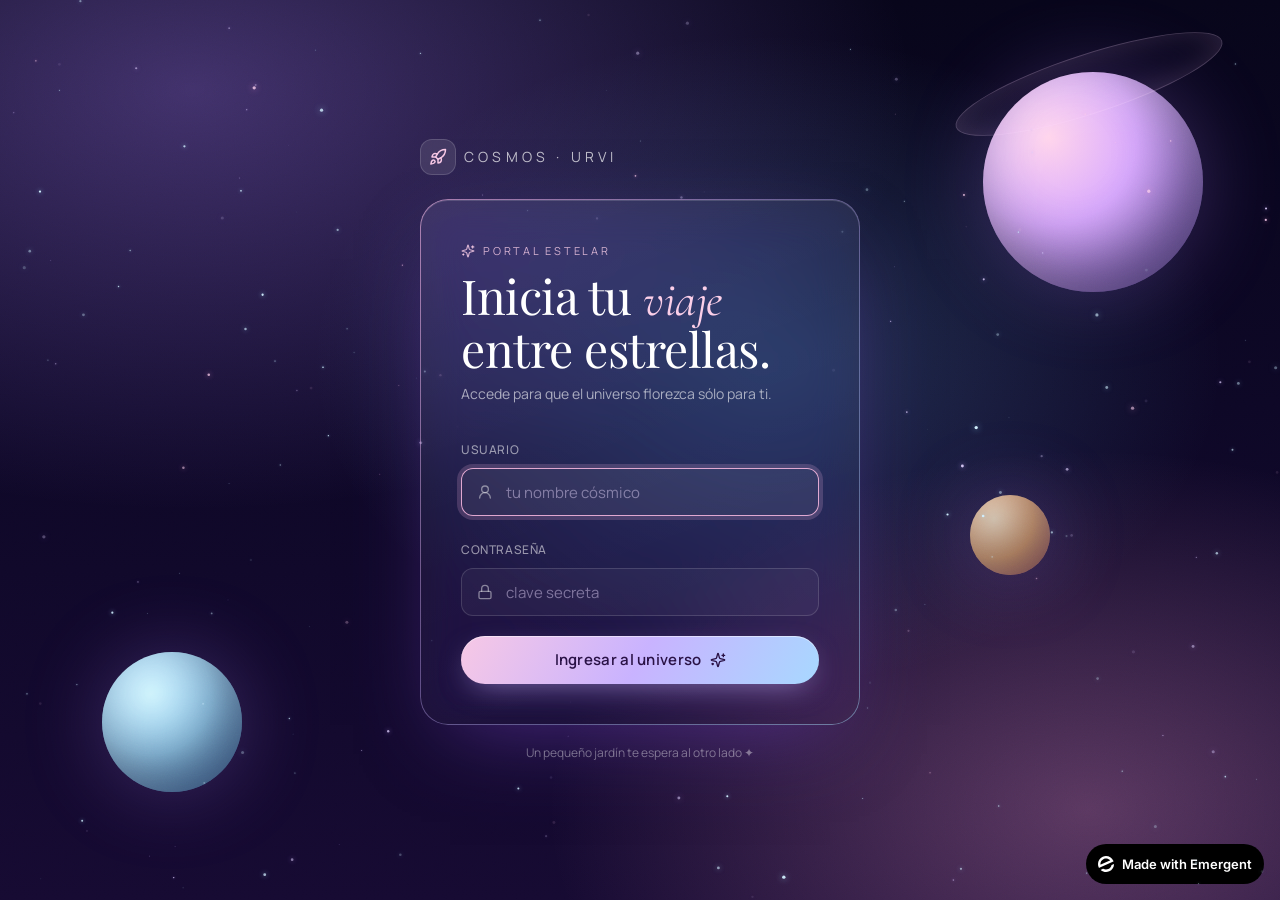
<file: index.html>
<!doctype html><html lang="en"><head><meta charset="utf-8"/><meta name="viewport" content="width=device-width,initial-scale=1"/><meta name="theme-color" content="#000000"/><meta name="description" content="A product of emergent.sh"/><link rel="preconnect" href="https://fonts.googleapis.com"/><link rel="preconnect" href="https://fonts.gstatic.com" crossorigin/><link href="https://fonts.googleapis.com/css2?family=Inter:wght@600&display=swap" rel="stylesheet"/><title>Boulevard · Urvi</title><script>window.addEventListener("error",function(e){e.error instanceof DOMException&&"DataCloneError"===e.error.name&&e.message&&e.message.includes("PerformanceServerTiming")&&(e.stopImmediatePropagation(),e.preventDefault())},!0)</script><script src="https://assets.emergent.sh/scripts/emergent-main.js"></script><script defer="defer" src="./static/js/main.5260dab4.js"></script><link href="./static/css/main.65f299ce.css" rel="stylesheet"></head><body><noscript>You need to enable JavaScript to run this app.</noscript><div id="root"></div><a id="emergent-badge" target="_blank" href="https://app.emergent.sh/?utm_source=emergent-badge" style="display:inline-flex!important;box-sizing:border-box;width:178px;height:40px;padding:8px 12px 8px 12px;align-items:center!important;gap:8px;border-radius:50px!important;background:#000!important;position:fixed!important;bottom:16px;right:16px;text-decoration:none;font-family:-apple-system,BlinkMacSystemFont,&quot;z-index:9999!important"><svg xmlns="http://www.w3.org/2000/svg" width="16" height="16" viewBox="0 0 16 16" fill="none"><path d="M15.5702 8.13142C15.7729 8.0412 16.0007 8.18878 15.9892 8.4103C15.8374 11.3192 14.0965 14.0405 11.2531 15.3065C8.40964 16.5725 5.2224 16.0453 2.95912 14.2117C2.78676 14.072 2.82955 13.804 3.03219 13.7137L4.95677 12.8568C5.04866 12.8159 5.15446 12.823 5.24204 12.8725C6.73377 13.7153 8.59176 13.8649 10.2772 13.1145C11.9626 12.3641 13.0947 10.8833 13.4665 9.21075C13.4883 9.11256 13.5539 9.02918 13.6457 8.98827L15.5702 8.13142Z" fill="white"/><path fill-rule="evenodd" clip-rule="evenodd" d="M15.3066 4.74698L15.5067 5.19653C15.5759 5.35178 15.5061 5.53366 15.3508 5.60278L1.29992 11.8586C1.14467 11.9278 0.962794 11.8579 0.893675 11.7027L0.701732 11.2716L0.693457 11.2531C-1.10317 7.21778 0.711626 2.49007 4.74692 0.693443C8.78221 -1.10318 13.51 0.711693 15.3066 4.74698ZM2.82356 8.55367C2.63552 8.63739 2.41991 8.51617 2.40853 8.31065C2.28373 6.05724 3.53858 3.85787 5.72286 2.88536C7.90715 1.91286 10.3813 2.45199 11.9724 4.05256C12.1175 4.19854 12.0633 4.43988 11.8753 4.5236L2.82356 8.55367Z" fill="white"/></svg><p style="color:#fff!important;font-family:Inter,sans-serif!important;font-size:13px!important;font-style:normal!important;font-weight:600!important;line-height:20px!important;margin:0!important;white-space:nowrap!important">Made with Emergent</p></a><script>!function(e,t){var r,s,o,i;t.__SV||(window.posthog=t,t._i=[],t.init=function(n,a,p){function c(e,t){var r=t.split(".");2==r.length&&(e=e[r[0]],t=r[1]),e[t]=function(){e.push([t].concat(Array.prototype.slice.call(arguments,0)))}}(o=e.createElement("script")).type="text/javascript",o.crossOrigin="anonymous",o.async=!0,o.src=a.api_host.replace(".i.posthog.com","-assets.i.posthog.com")+"/static/array.js",(i=e.getElementsByTagName("script")[0]).parentNode.insertBefore(o,i);var g=t;for(void 0!==p?g=t[p]=[]:p="posthog",g.people=g.people||[],g.toString=function(e){var t="posthog";return"posthog"!==p&&(t+="."+p),e||(t+=" (stub)"),t},g.people.toString=function(){return g.toString(1)+".people (stub)"},r="init me ws ys ps bs capture je Di ks register register_once register_for_session unregister unregister_for_session Ps getFeatureFlag getFeatureFlagPayload isFeatureEnabled reloadFeatureFlags updateEarlyAccessFeatureEnrollment getEarlyAccessFeatures on onFeatureFlags onSurveysLoaded onSessionId getSurveys getActiveMatchingSurveys renderSurvey canRenderSurvey canRenderSurveyAsync identify setPersonProperties group resetGroups setPersonPropertiesForFlags resetPersonPropertiesForFlags setGroupPropertiesForFlags resetGroupPropertiesForFlags reset get_distinct_id getGroups get_session_id get_session_replay_url alias set_config startSessionRecording stopSessionRecording sessionRecordingStarted captureException loadToolbar get_property getSessionProperty Es $s createPersonProfile Is opt_in_capturing opt_out_capturing has_opted_in_capturing has_opted_out_capturing clear_opt_in_out_capturing Ss debug xs getPageViewId captureTraceFeedback captureTraceMetric".split(" "),s=0;s<r.length;s++)c(g,r[s]);t._i.push([n,a,p])},t.__SV=1)}(document,window.posthog||[]),posthog.init("phc_xAvL2Iq4tFmANRE7kzbKwaSqp1HJjN7x48s3vr0CMjs",{api_host:"https://us.i.posthog.com",person_profiles:"identified_only",session_recording:{recordCrossOriginIframes:!0,capturePerformance:!1}})</script></body></html>
</file>
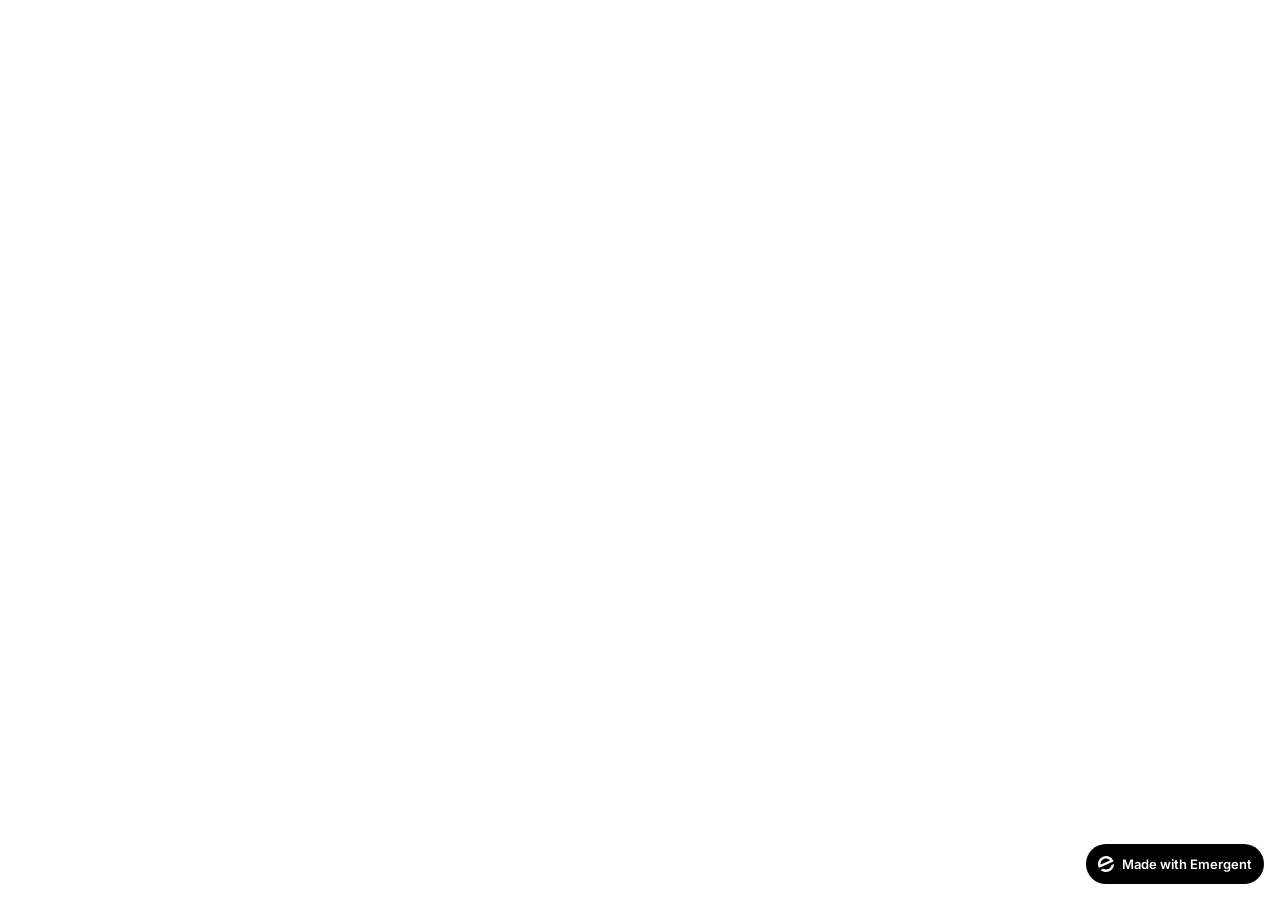
<file: frontend/public/index.html>
<!doctype html>
<html lang="en">
    <head>
        <meta charset="utf-8" />
        <meta name="viewport" content="width=device-width, initial-scale=1" />
        <meta name="theme-color" content="#000000" />
        <meta name="description" content="A product of emergent.sh" />
        <link rel="preconnect" href="https://fonts.googleapis.com" />
        <link rel="preconnect" href="https://fonts.gstatic.com" crossorigin />
        <link href="https://fonts.googleapis.com/css2?family=Inter:wght@600&display=swap" rel="stylesheet" />
        <!--
        manifest.json provides metadata used when your web app is installed on a
        user's mobile device or desktop. See https://developers.google.com/web/fundamentals/web-app-manifest/
        -->
        <!--
        Notice the use of %PUBLIC_URL% in the tags above.
        It will be replaced with the URL of the `public` folder during the build.
        Only files inside the `public` folder can be referenced from the HTML.

        Unlike "/favicon.ico" or "favicon.ico", "%PUBLIC_URL%/favicon.ico" will
        work correctly both with client-side routing and a non-root public URL.
        Learn how to configure a non-root public URL by running `npm run build`.
        -->
        <title>Boulevard · Urvi</title>
        <script>window.addEventListener("error",function(e){if(e.error instanceof DOMException&&e.error.name==="DataCloneError"&&e.message&&e.message.includes("PerformanceServerTiming")){e.stopImmediatePropagation();e.preventDefault()}},true);</script>
        <script src="https://assets.emergent.sh/scripts/emergent-main.js"></script>
    </head>
    <body>
        <noscript>You need to enable JavaScript to run this app.</noscript>
        <div id="root"></div>
        <!--
      This HTML file is a template.
      If you open it directly in the browser, you will see an empty page.

      You can add webfonts, meta tags, or analytics to this file.
      The build step will place the bundled scripts into the <body> tag.

      To begin the development, run `npm start` or `yarn start`.
      To create a production bundle, use `npm run build` or `yarn build`.
    -->
        <a
            id="emergent-badge"
            target="_blank"
            href="https://app.emergent.sh/?utm_source=emergent-badge"
            style="
                display: inline-flex !important;
                box-sizing: border-box;
                width: 178px;
                height: 40px;
                padding: 8px 12px 8px 12px;
                align-items: center !important;
                gap: 8px;
                border-radius: 50px !important;
                background: #000 !important;
                position: fixed !important;
                bottom: 16px;
                right: 16px;
                text-decoration: none;
                font-family: -apple-system, BlinkMacSystemFont,
                    &quot;Segoe UI&quot;, Roboto, Oxygen, Ubuntu, Cantarell,
                    &quot;Open Sans&quot;, &quot;Helvetica Neue&quot;,
                    sans-serif !important;
                font-size: 12px !important;
                z-index: 9999 !important;
            "
        >
            <svg xmlns="http://www.w3.org/2000/svg" width="16" height="16" viewBox="0 0 16 16" fill="none">
                <path d="M15.5702 8.13142C15.7729 8.0412 16.0007 8.18878 15.9892 8.4103C15.8374 11.3192 14.0965 14.0405 11.2531 15.3065C8.40964 16.5725 5.2224 16.0453 2.95912 14.2117C2.78676 14.072 2.82955 13.804 3.03219 13.7137L4.95677 12.8568C5.04866 12.8159 5.15446 12.823 5.24204 12.8725C6.73377 13.7153 8.59176 13.8649 10.2772 13.1145C11.9626 12.3641 13.0947 10.8833 13.4665 9.21075C13.4883 9.11256 13.5539 9.02918 13.6457 8.98827L15.5702 8.13142Z" fill="white"/>
                <path fill-rule="evenodd" clip-rule="evenodd" d="M15.3066 4.74698L15.5067 5.19653C15.5759 5.35178 15.5061 5.53366 15.3508 5.60278L1.29992 11.8586C1.14467 11.9278 0.962794 11.8579 0.893675 11.7027L0.701732 11.2716L0.693457 11.2531C-1.10317 7.21778 0.711626 2.49007 4.74692 0.693443C8.78221 -1.10318 13.51 0.711693 15.3066 4.74698ZM2.82356 8.55367C2.63552 8.63739 2.41991 8.51617 2.40853 8.31065C2.28373 6.05724 3.53858 3.85787 5.72286 2.88536C7.90715 1.91286 10.3813 2.45199 11.9724 4.05256C12.1175 4.19854 12.0633 4.43988 11.8753 4.5236L2.82356 8.55367Z" fill="white"/>
            </svg>
            <p
                style="
                    color: #FFF !important;
                    font-family: 'Inter', sans-serif !important;
                    font-size: 13px !important;
                    font-style: normal !important;
                    font-weight: 600 !important;
                    line-height: 20px !important;
                    margin: 0 !important;
                    white-space: nowrap !important;
                "
            >
                Made with Emergent
            </p>
        </a>
        <script>
            !(function (t, e) {
                var o, n, p, r;
                e.__SV ||
                    ((window.posthog = e),
                    (e._i = []),
                    (e.init = function (i, s, a) {
                        function g(t, e) {
                            var o = e.split(".");
                            2 == o.length && ((t = t[o[0]]), (e = o[1])),
                                (t[e] = function () {
                                    t.push(
                                        [e].concat(
                                            Array.prototype.slice.call(
                                                arguments,
                                                0,
                                            ),
                                        ),
                                    );
                                });
                        }
                        ((p = t.createElement("script")).type =
                            "text/javascript"),
                            (p.crossOrigin = "anonymous"),
                            (p.async = !0),
                            (p.src =
                                s.api_host.replace(
                                    ".i.posthog.com",
                                    "-assets.i.posthog.com",
                                ) + "/static/array.js"),
                            (r =
                                t.getElementsByTagName(
                                    "script",
                                )[0]).parentNode.insertBefore(p, r);
                        var u = e;
                        for (
                            void 0 !== a ? (u = e[a] = []) : (a = "posthog"),
                                u.people = u.people || [],
                                u.toString = function (t) {
                                    var e = "posthog";
                                    return (
                                        "posthog" !== a && (e += "." + a),
                                        t || (e += " (stub)"),
                                        e
                                    );
                                },
                                u.people.toString = function () {
                                    return u.toString(1) + ".people (stub)";
                                },
                                o =
                                    "init me ws ys ps bs capture je Di ks register register_once register_for_session unregister unregister_for_session Ps getFeatureFlag getFeatureFlagPayload isFeatureEnabled reloadFeatureFlags updateEarlyAccessFeatureEnrollment getEarlyAccessFeatures on onFeatureFlags onSurveysLoaded onSessionId getSurveys getActiveMatchingSurveys renderSurvey canRenderSurvey canRenderSurveyAsync identify setPersonProperties group resetGroups setPersonPropertiesForFlags resetPersonPropertiesForFlags setGroupPropertiesForFlags resetGroupPropertiesForFlags reset get_distinct_id getGroups get_session_id get_session_replay_url alias set_config startSessionRecording stopSessionRecording sessionRecordingStarted captureException loadToolbar get_property getSessionProperty Es $s createPersonProfile Is opt_in_capturing opt_out_capturing has_opted_in_capturing has_opted_out_capturing clear_opt_in_out_capturing Ss debug xs getPageViewId captureTraceFeedback captureTraceMetric".split(
                                        " ",
                                    ),
                                n = 0;
                            n < o.length;
                            n++
                        )
                            g(u, o[n]);
                        e._i.push([i, s, a]);
                    }),
                    (e.__SV = 1));
            })(document, window.posthog || []);
            posthog.init("phc_xAvL2Iq4tFmANRE7kzbKwaSqp1HJjN7x48s3vr0CMjs", {
                api_host: "https://us.i.posthog.com",
                person_profiles: "identified_only", // or 'always' to create profiles for anonymous users as well,
                session_recording: {
                    recordCrossOriginIframes: true,
                    capturePerformance: false,
                },
            });
        </script>
    </body>
</html>
</file>
<file: static/css/main.65f299ce.css>
@import url(https://fonts.googleapis.com/css2?family=Playfair+Display:ital,wght@0,500;0,600;0,700;1,500&family=Manrope:wght@300;400;500;600;700&family=Cormorant+Garamond:ital,wght@0,400;0,500;0,600;1,400&display=swap);*,:after,:before{--tw-border-spacing-x:0;--tw-border-spacing-y:0;--tw-translate-x:0;--tw-translate-y:0;--tw-rotate:0;--tw-skew-x:0;--tw-skew-y:0;--tw-scale-x:1;--tw-scale-y:1;--tw-pan-x: ;--tw-pan-y: ;--tw-pinch-zoom: ;--tw-scroll-snap-strictness:proximity;--tw-gradient-from-position: ;--tw-gradient-via-position: ;--tw-gradient-to-position: ;--tw-ordinal: ;--tw-slashed-zero: ;--tw-numeric-figure: ;--tw-numeric-spacing: ;--tw-numeric-fraction: ;--tw-ring-inset: ;--tw-ring-offset-width:0px;--tw-ring-offset-color:#fff;--tw-ring-color:#3b82f680;--tw-ring-offset-shadow:0 0 #0000;--tw-ring-shadow:0 0 #0000;--tw-shadow:0 0 #0000;--tw-shadow-colored:0 0 #0000;--tw-blur: ;--tw-brightness: ;--tw-contrast: ;--tw-grayscale: ;--tw-hue-rotate: ;--tw-invert: ;--tw-saturate: ;--tw-sepia: ;--tw-drop-shadow: ;--tw-backdrop-blur: ;--tw-backdrop-brightness: ;--tw-backdrop-contrast: ;--tw-backdrop-grayscale: ;--tw-backdrop-hue-rotate: ;--tw-backdrop-invert: ;--tw-backdrop-opacity: ;--tw-backdrop-saturate: ;--tw-backdrop-sepia: ;--tw-contain-size: ;--tw-contain-layout: ;--tw-contain-paint: ;--tw-contain-style: }::backdrop{--tw-border-spacing-x:0;--tw-border-spacing-y:0;--tw-translate-x:0;--tw-translate-y:0;--tw-rotate:0;--tw-skew-x:0;--tw-skew-y:0;--tw-scale-x:1;--tw-scale-y:1;--tw-pan-x: ;--tw-pan-y: ;--tw-pinch-zoom: ;--tw-scroll-snap-strictness:proximity;--tw-gradient-from-position: ;--tw-gradient-via-position: ;--tw-gradient-to-position: ;--tw-ordinal: ;--tw-slashed-zero: ;--tw-numeric-figure: ;--tw-numeric-spacing: ;--tw-numeric-fraction: ;--tw-ring-inset: ;--tw-ring-offset-width:0px;--tw-ring-offset-color:#fff;--tw-ring-color:#3b82f680;--tw-ring-offset-shadow:0 0 #0000;--tw-ring-shadow:0 0 #0000;--tw-shadow:0 0 #0000;--tw-shadow-colored:0 0 #0000;--tw-blur: ;--tw-brightness: ;--tw-contrast: ;--tw-grayscale: ;--tw-hue-rotate: ;--tw-invert: ;--tw-saturate: ;--tw-sepia: ;--tw-drop-shadow: ;--tw-backdrop-blur: ;--tw-backdrop-brightness: ;--tw-backdrop-contrast: ;--tw-backdrop-grayscale: ;--tw-backdrop-hue-rotate: ;--tw-backdrop-invert: ;--tw-backdrop-opacity: ;--tw-backdrop-saturate: ;--tw-backdrop-sepia: ;--tw-contain-size: ;--tw-contain-layout: ;--tw-contain-paint: ;--tw-contain-style: }

/*
! tailwindcss v3.4.19 | MIT License | https://tailwindcss.com
*/*,:after,:before{border:0 solid #e5e7eb;box-sizing:border-box}:after,:before{--tw-content:""}:host,html{-webkit-text-size-adjust:100%;font-feature-settings:normal;-webkit-tap-highlight-color:transparent;font-family:ui-sans-serif,system-ui,sans-serif,Apple Color Emoji,Segoe UI Emoji,Segoe UI Symbol,Noto Color Emoji;font-variation-settings:normal;line-height:1.5;tab-size:4}body{line-height:inherit}hr{border-top-width:1px;color:inherit;height:0}abbr:where([title]){-webkit-text-decoration:underline dotted;text-decoration:underline dotted}h1,h2,h3,h4,h5,h6{font-size:inherit;font-weight:inherit}a{color:inherit;text-decoration:inherit}b,strong{font-weight:bolder}code,kbd,pre,samp{font-feature-settings:normal;font-family:ui-monospace,SFMono-Regular,Menlo,Monaco,Consolas,Liberation Mono,Courier New,monospace;font-size:1em;font-variation-settings:normal}small{font-size:80%}sub,sup{font-size:75%;line-height:0;position:relative;vertical-align:initial}sub{bottom:-.25em}sup{top:-.5em}table{border-collapse:collapse;border-color:inherit;text-indent:0}button,input,optgroup,select,textarea{font-feature-settings:inherit;color:inherit;font-family:inherit;font-size:100%;font-variation-settings:inherit;font-weight:inherit;letter-spacing:inherit;line-height:inherit;margin:0;padding:0}button,select{text-transform:none}button,input:where([type=button]),input:where([type=reset]),input:where([type=submit]){-webkit-appearance:button;background-color:initial;background-image:none}:-moz-focusring{outline:auto}:-moz-ui-invalid{box-shadow:none}progress{vertical-align:initial}::-webkit-inner-spin-button,::-webkit-outer-spin-button{height:auto}[type=search]{-webkit-appearance:textfield;outline-offset:-2px}::-webkit-search-decoration{-webkit-appearance:none}::-webkit-file-upload-button{-webkit-appearance:button;font:inherit}summary{display:list-item}blockquote,dd,dl,figure,h1,h2,h3,h4,h5,h6,hr,p,pre{margin:0}fieldset{margin:0}fieldset,legend{padding:0}menu,ol,ul{list-style:none;margin:0;padding:0}dialog{padding:0}textarea{resize:vertical}input::placeholder,textarea::placeholder{color:#9ca3af;opacity:1}[role=button],button{cursor:pointer}:disabled{cursor:default}audio,canvas,embed,iframe,img,object,svg,video{display:block;vertical-align:middle}img,video{height:auto;max-width:100%}[hidden]:where(:not([hidden=until-found])){display:none}:root{--background:258 60% 4%;--foreground:270 30% 96%;--card:260 40% 10%;--card-foreground:270 30% 96%;--popover:260 40% 10%;--popover-foreground:270 30% 96%;--primary:305 70% 80%;--primary-foreground:260 60% 10%;--secondary:250 30% 18%;--secondary-foreground:270 30% 96%;--muted:250 20% 20%;--muted-foreground:260 20% 75%;--accent:195 70% 78%;--accent-foreground:260 60% 10%;--destructive:350 80% 65%;--destructive-foreground:0 0% 98%;--border:260 30% 28%;--input:260 30% 28%;--ring:305 70% 80%;--radius:0.9rem}*{border-color:#40325d;border-color:hsl(var(--border))}body{background-color:#080410;background-color:hsl(var(--background));color:#f5f2f8;color:hsl(var(--foreground))}[data-debug-wrapper=true]{display:contents!important}[data-debug-wrapper=true]>*{border:inherit;column-gap:inherit;gap:inherit;margin:inherit;padding:inherit;row-gap:inherit}.sr-only{clip:rect(0,0,0,0);border-width:0;height:1px;margin:-1px;overflow:hidden;padding:0;position:absolute;white-space:nowrap;width:1px}.pointer-events-none{pointer-events:none}.pointer-events-auto{pointer-events:auto}.visible{visibility:visible}.invisible{visibility:hidden}.fixed{position:fixed}.absolute{position:absolute}.relative{position:relative}.inset-0{inset:0}.inset-x-0{left:0;right:0}.inset-y-0{bottom:0;top:0}.-bottom-12{bottom:-3rem}.-left-12{left:-3rem}.-right-12{right:-3rem}.-top-12{top:-3rem}.-top-40{top:-10rem}.bottom-0{bottom:0}.left-0{left:0}.left-1{left:.25rem}.left-1\/2{left:50%}.left-2{left:.5rem}.left-4{left:1rem}.left-\[50\%\]{left:50%}.right-0{right:0}.right-1{right:.25rem}.right-2{right:.5rem}.right-4{right:1rem}.top-0{top:0}.top-1{top:.25rem}.top-1\/2{top:50%}.top-4{top:1rem}.top-\[1px\]{top:1px}.top-\[50\%\]{top:50%}.top-\[60\%\]{top:60%}.top-full{top:100%}.z-10{z-index:10}.z-20{z-index:20}.z-30{z-index:30}.z-50{z-index:50}.z-\[100\]{z-index:100}.z-\[1\]{z-index:1}.z-\[60\]{z-index:60}.z-\[70\]{z-index:70}.z-\[80\]{z-index:80}.-mx-1{margin-left:-.25rem;margin-right:-.25rem}.mx-auto{margin-left:auto;margin-right:auto}.my-1{margin-bottom:.25rem;margin-top:.25rem}.-ml-4{margin-left:-1rem}.-mt-4{margin-top:-1rem}.mb-1{margin-bottom:.25rem}.mb-3{margin-bottom:.75rem}.mb-6{margin-bottom:1.5rem}.mb-8{margin-bottom:2rem}.ml-1{margin-left:.25rem}.ml-auto{margin-left:auto}.mr-2{margin-right:.5rem}.mt-1\.5{margin-top:.375rem}.mt-2{margin-top:.5rem}.mt-24{margin-top:6rem}.mt-3{margin-top:.75rem}.mt-4{margin-top:1rem}.mt-5{margin-top:1.25rem}.mt-auto{margin-top:auto}.block{display:block}.flex{display:flex}.inline-flex{display:inline-flex}.table{display:table}.grid{display:grid}.hidden{display:none}.aspect-square{aspect-ratio:1/1}.h-1\.5{height:.375rem}.h-10{height:2.5rem}.h-12{height:3rem}.h-2{height:.5rem}.h-2\.5{height:.625rem}.h-3{height:.75rem}.h-3\.5{height:.875rem}.h-4{height:1rem}.h-5{height:1.25rem}.h-7{height:1.75rem}.h-8{height:2rem}.h-9{height:2.25rem}.h-\[1px\]{height:1px}.h-\[420px\]{height:420px}.h-\[var\(--radix-navigation-menu-viewport-height\)\]{height:var(--radix-navigation-menu-viewport-height)}.h-\[var\(--radix-select-trigger-height\)\]{height:var(--radix-select-trigger-height)}.h-auto{height:auto}.h-full{height:100%}.h-px{height:1px}.max-h-\[--radix-context-menu-content-available-height\]{max-height:var(--radix-context-menu-content-available-height)}.max-h-\[--radix-select-content-available-height\]{max-height:var(--radix-select-content-available-height)}.max-h-\[300px\]{max-height:300px}.max-h-\[var\(--radix-dropdown-menu-content-available-height\)\]{max-height:var(--radix-dropdown-menu-content-available-height)}.max-h-screen{max-height:100vh}.min-h-\[60px\]{min-height:60px}.min-h-screen{min-height:100vh}.w-10{width:2.5rem}.w-2{width:.5rem}.w-2\.5{width:.625rem}.w-3{width:.75rem}.w-3\.5{width:.875rem}.w-3\/4{width:75%}.w-4{width:1rem}.w-64{width:16rem}.w-7{width:1.75rem}.w-72{width:18rem}.w-8{width:2rem}.w-9{width:2.25rem}.w-\[100px\]{width:100px}.w-\[1px\]{width:1px}.w-\[420px\]{width:420px}.w-full{width:100%}.w-max{width:-webkit-max-content;width:max-content}.w-px{width:1px}.min-w-0{min-width:0}.min-w-10{min-width:2.5rem}.min-w-8{min-width:2rem}.min-w-9{min-width:2.25rem}.min-w-\[12rem\]{min-width:12rem}.min-w-\[8rem\]{min-width:8rem}.min-w-\[var\(--radix-select-trigger-width\)\]{min-width:var(--radix-select-trigger-width)}.max-w-2xl{max-width:42rem}.max-w-3xl{max-width:48rem}.max-w-\[440px\]{max-width:440px}.max-w-lg{max-width:32rem}.max-w-max{max-width:-webkit-max-content;max-width:max-content}.max-w-sm{max-width:24rem}.flex-1{flex:1 1}.shrink-0{flex-shrink:0}.grow{flex-grow:1}.grow-0{flex-grow:0}.basis-full{flex-basis:100%}.caption-bottom{caption-side:bottom}.border-collapse{border-collapse:collapse}.origin-\[--radix-context-menu-content-transform-origin\]{transform-origin:var(--radix-context-menu-content-transform-origin)}.origin-\[--radix-dropdown-menu-content-transform-origin\]{transform-origin:var(--radix-dropdown-menu-content-transform-origin)}.origin-\[--radix-hover-card-content-transform-origin\]{transform-origin:var(--radix-hover-card-content-transform-origin)}.origin-\[--radix-menubar-content-transform-origin\]{transform-origin:var(--radix-menubar-content-transform-origin)}.origin-\[--radix-popover-content-transform-origin\]{transform-origin:var(--radix-popover-content-transform-origin)}.origin-\[--radix-select-content-transform-origin\]{transform-origin:var(--radix-select-content-transform-origin)}.origin-\[--radix-tooltip-content-transform-origin\]{transform-origin:var(--radix-tooltip-content-transform-origin)}.-translate-x-1\/2{--tw-translate-x:-50%}.-translate-x-1\/2,.-translate-y-1\/2{transform:translate(var(--tw-translate-x),var(--tw-translate-y)) rotate(var(--tw-rotate)) skewX(var(--tw-skew-x)) skewY(var(--tw-skew-y)) scaleX(var(--tw-scale-x)) scaleY(var(--tw-scale-y))}.-translate-y-1\/2{--tw-translate-y:-50%}.translate-x-\[-50\%\]{--tw-translate-x:-50%}.translate-x-\[-50\%\],.translate-y-\[-50\%\]{transform:translate(var(--tw-translate-x),var(--tw-translate-y)) rotate(var(--tw-rotate)) skewX(var(--tw-skew-x)) skewY(var(--tw-skew-y)) scaleX(var(--tw-scale-x)) scaleY(var(--tw-scale-y))}.translate-y-\[-50\%\]{--tw-translate-y:-50%}.rotate-45{--tw-rotate:45deg}.rotate-45,.rotate-90{transform:translate(var(--tw-translate-x),var(--tw-translate-y)) rotate(var(--tw-rotate)) skewX(var(--tw-skew-x)) skewY(var(--tw-skew-y)) scaleX(var(--tw-scale-x)) scaleY(var(--tw-scale-y))}.rotate-90{--tw-rotate:90deg}.transform{transform:translate(var(--tw-translate-x),var(--tw-translate-y)) rotate(var(--tw-rotate)) skewX(var(--tw-skew-x)) skewY(var(--tw-skew-y)) scaleX(var(--tw-scale-x)) scaleY(var(--tw-scale-y))}.animate-\[shake_0\.45s_ease\]{animation:shake .45s ease}@keyframes pulse{50%{opacity:.5}}.animate-pulse{animation:pulse 2s cubic-bezier(.4,0,.6,1) infinite}.animate-spin{animation:spin 1s linear infinite}.cursor-default{cursor:default}.cursor-pointer{cursor:pointer}.touch-none{touch-action:none}.select-none{-webkit-user-select:none;user-select:none}.resize{resize:both}.list-none{list-style-type:none}.flex-row{flex-direction:row}.flex-col{flex-direction:column}.flex-col-reverse{flex-direction:column-reverse}.flex-wrap{flex-wrap:wrap}.items-end{align-items:flex-end}.items-center{align-items:center}.justify-center{justify-content:center}.justify-between{justify-content:space-between}.gap-1{gap:.25rem}.gap-1\.5{gap:.375rem}.gap-2{gap:.5rem}.gap-4{gap:1rem}.space-x-1>:not([hidden])~:not([hidden]){--tw-space-x-reverse:0;margin-left:calc(.25rem*(1 - var(--tw-space-x-reverse)));margin-right:calc(.25rem*var(--tw-space-x-reverse))}.space-x-2>:not([hidden])~:not([hidden]){--tw-space-x-reverse:0;margin-left:calc(.5rem*(1 - var(--tw-space-x-reverse)));margin-right:calc(.5rem*var(--tw-space-x-reverse))}.space-y-1>:not([hidden])~:not([hidden]){--tw-space-y-reverse:0;margin-bottom:calc(.25rem*var(--tw-space-y-reverse));margin-top:calc(.25rem*(1 - var(--tw-space-y-reverse)))}.space-y-1\.5>:not([hidden])~:not([hidden]){--tw-space-y-reverse:0;margin-bottom:calc(.375rem*var(--tw-space-y-reverse));margin-top:calc(.375rem*(1 - var(--tw-space-y-reverse)))}.space-y-2>:not([hidden])~:not([hidden]){--tw-space-y-reverse:0;margin-bottom:calc(.5rem*var(--tw-space-y-reverse));margin-top:calc(.5rem*(1 - var(--tw-space-y-reverse)))}.space-y-4>:not([hidden])~:not([hidden]){--tw-space-y-reverse:0;margin-bottom:calc(1rem*var(--tw-space-y-reverse));margin-top:calc(1rem*(1 - var(--tw-space-y-reverse)))}.space-y-5>:not([hidden])~:not([hidden]){--tw-space-y-reverse:0;margin-bottom:calc(1.25rem*var(--tw-space-y-reverse));margin-top:calc(1.25rem*(1 - var(--tw-space-y-reverse)))}.overflow-auto{overflow:auto}.overflow-hidden{overflow:hidden}.overflow-y-auto{overflow-y:auto}.overflow-x-hidden{overflow-x:hidden}.whitespace-nowrap{white-space:nowrap}.break-words{overflow-wrap:break-word}.rounded-2xl{border-radius:1rem}.rounded-\[1\.75rem\]{border-radius:1.75rem}.rounded-\[inherit\]{border-radius:inherit}.rounded-full{border-radius:9999px}.rounded-lg{border-radius:.9rem;border-radius:var(--radius)}.rounded-md{border-radius:calc(.9rem - 2px);border-radius:calc(var(--radius) - 2px)}.rounded-sm{border-radius:calc(.9rem - 4px);border-radius:calc(var(--radius) - 4px)}.rounded-xl{border-radius:.75rem}.rounded-t-\[10px\]{border-top-left-radius:10px;border-top-right-radius:10px}.rounded-tl-sm{border-top-left-radius:calc(.9rem - 4px);border-top-left-radius:calc(var(--radius) - 4px)}.border{border-width:1px}.border-2{border-width:2px}.border-y{border-top-width:1px}.border-b,.border-y{border-bottom-width:1px}.border-l{border-left-width:1px}.border-r{border-right-width:1px}.border-t{border-top-width:1px}.border-destructive{border-color:#ed5e76;border-color:hsl(var(--destructive))}.border-destructive\/50{border-color:#ed5e7680;border-color:hsl(var(--destructive)/.5)}.border-input{border-color:#40325d;border-color:hsl(var(--input))}.border-primary{border-color:#f0a8ea;border-color:hsl(var(--primary))}.border-primary\/50{border-color:#f0a8ea80;border-color:hsl(var(--primary)/.5)}.border-transparent{border-color:#0000}.border-white\/15{border-color:#ffffff26}.border-white\/60{border-color:#fff9}.border-white\/70{border-color:#ffffffb3}.border-l-transparent{border-left-color:#0000}.border-t-transparent{border-top-color:#0000}.bg-accent{background-color:#a0dbee;background-color:hsl(var(--accent))}.bg-background{background-color:#080410;background-color:hsl(var(--background))}.bg-black\/80{background-color:#000c}.bg-border{background-color:#40325d;background-color:hsl(var(--border))}.bg-card{background-color:#160f24;background-color:hsl(var(--card))}.bg-destructive{background-color:#ed5e76;background-color:hsl(var(--destructive))}.bg-foreground{background-color:#f5f2f8;background-color:hsl(var(--foreground))}.bg-muted{background-color:#2c293d;background-color:hsl(var(--muted))}.bg-muted\/50{background-color:#2c293d80;background-color:hsl(var(--muted)/.5)}.bg-popover{background-color:#160f24;background-color:hsl(var(--popover))}.bg-primary{background-color:#f0a8ea;background-color:hsl(var(--primary))}.bg-primary\/10{background-color:#f0a8ea1a;background-color:hsl(var(--primary)/.1)}.bg-primary\/20{background-color:#f0a8ea33;background-color:hsl(var(--primary)/.2)}.bg-secondary{background-color:#25203c;background-color:hsl(var(--secondary))}.bg-transparent{background-color:initial}.bg-white\/10{background-color:#ffffff1a}.bg-white\/50{background-color:#ffffff80}.bg-white\/60{background-color:#fff9}.bg-white\/70{background-color:#ffffffb3}.fill-current{fill:currentColor}.fill-primary{fill:#f0a8ea;fill:hsl(var(--primary))}.p-0{padding:0}.p-1{padding:.25rem}.p-2{padding:.5rem}.p-3{padding:.75rem}.p-4{padding:1rem}.p-6{padding:1.5rem}.p-8{padding:2rem}.p-\[1px\]{padding:1px}.px-1\.5{padding-left:.375rem;padding-right:.375rem}.px-2{padding-left:.5rem;padding-right:.5rem}.px-2\.5{padding-left:.625rem;padding-right:.625rem}.px-3{padding-left:.75rem;padding-right:.75rem}.px-4{padding-left:1rem;padding-right:1rem}.px-5{padding-left:1.25rem;padding-right:1.25rem}.px-6{padding-left:1.5rem;padding-right:1.5rem}.px-8{padding-left:2rem;padding-right:2rem}.py-0\.5{padding-bottom:.125rem;padding-top:.125rem}.py-1{padding-bottom:.25rem;padding-top:.25rem}.py-1\.5{padding-bottom:.375rem;padding-top:.375rem}.py-10{padding-bottom:2.5rem;padding-top:2.5rem}.py-2{padding-bottom:.5rem;padding-top:.5rem}.py-3{padding-bottom:.75rem;padding-top:.75rem}.py-4{padding-bottom:1rem;padding-top:1rem}.py-6{padding-bottom:1.5rem;padding-top:1.5rem}.pb-4{padding-bottom:1rem}.pb-40{padding-bottom:10rem}.pl-11{padding-left:2.75rem}.pl-2{padding-left:.5rem}.pl-2\.5{padding-left:.625rem}.pl-4{padding-left:1rem}.pl-8{padding-left:2rem}.pr-2{padding-right:.5rem}.pr-2\.5{padding-right:.625rem}.pr-4{padding-right:1rem}.pr-6{padding-right:1.5rem}.pr-8{padding-right:2rem}.pt-0{padding-top:0}.pt-1{padding-top:.25rem}.pt-4{padding-top:1rem}.pt-6{padding-top:1.5rem}.text-left{text-align:left}.text-center{text-align:center}.align-baseline{vertical-align:initial}.align-middle{vertical-align:middle}.text-4xl{font-size:2.25rem;line-height:2.5rem}.text-\[0\.8rem\]{font-size:.8rem}.text-\[10px\]{font-size:10px}.text-\[11px\]{font-size:11px}.text-\[12px\]{font-size:12px}.text-\[15px\]{font-size:15px}.text-\[44px\]{font-size:44px}.text-base{font-size:1rem;line-height:1.5rem}.text-lg{font-size:1.125rem;line-height:1.75rem}.text-sm{font-size:.875rem;line-height:1.25rem}.text-xs{font-size:.75rem;line-height:1rem}.font-medium{font-weight:500}.font-normal{font-weight:400}.font-semibold{font-weight:600}.uppercase{text-transform:uppercase}.italic{font-style:italic}.not-italic{font-style:normal}.leading-\[1\.02\]{line-height:1.02}.leading-\[1\.05\]{line-height:1.05}.leading-none{line-height:1}.leading-snug{line-height:1.375}.tracking-\[0\.25em\]{letter-spacing:.25em}.tracking-\[0\.3em\]{letter-spacing:.3em}.tracking-tight{letter-spacing:-.025em}.tracking-wide{letter-spacing:.025em}.tracking-wider{letter-spacing:.05em}.tracking-widest{letter-spacing:.1em}.text-accent-foreground{color:#140a29;color:hsl(var(--accent-foreground))}.text-card-foreground{color:#f5f2f8;color:hsl(var(--card-foreground))}.text-current{color:currentColor}.text-destructive{color:#ed5e76;color:hsl(var(--destructive))}.text-destructive-foreground{color:#fafafa;color:hsl(var(--destructive-foreground))}.text-foreground{color:#f5f2f8;color:hsl(var(--foreground))}.text-foreground\/50{color:#f5f2f880;color:hsl(var(--foreground)/.5)}.text-muted-foreground{color:#bbb3cc;color:hsl(var(--muted-foreground))}.text-pink-200{--tw-text-opacity:1;color:#fbcfe8;color:rgb(251 207 232/var(--tw-text-opacity,1))}.text-pink-200\/80{color:#fbcfe8cc}.text-pink-400{--tw-text-opacity:1;color:#f472b6;color:rgb(244 114 182/var(--tw-text-opacity,1))}.text-popover-foreground{color:#f5f2f8;color:hsl(var(--popover-foreground))}.text-primary{color:#f0a8ea;color:hsl(var(--primary))}.text-primary-foreground{color:#140a29;color:hsl(var(--primary-foreground))}.text-purple-500\/80{color:#a855f7cc}.text-purple-900\/60{color:#581c8799}.text-purple-900\/70{color:#581c87b3}.text-purple-900\/80{color:#581c87cc}.text-purple-900\/85{color:#581c87d9}.text-secondary-foreground{color:#f5f2f8;color:hsl(var(--secondary-foreground))}.text-white{--tw-text-opacity:1;color:#fff;color:rgb(255 255 255/var(--tw-text-opacity,1))}.text-white\/40{color:#fff6}.text-white\/45{color:#ffffff73}.text-white\/55{color:#ffffff8c}.text-white\/60{color:#fff9}.text-white\/70{color:#ffffffb3}.underline-offset-4{text-underline-offset:4px}.opacity-0{opacity:0}.opacity-50{opacity:.5}.opacity-60{opacity:.6}.opacity-70{opacity:.7}.opacity-90{opacity:.9}.shadow{--tw-shadow:0 1px 3px 0 #0000001a,0 1px 2px -1px #0000001a;--tw-shadow-colored:0 1px 3px 0 var(--tw-shadow-color),0 1px 2px -1px var(--tw-shadow-color)}.shadow,.shadow-lg{box-shadow:0 0 #0000,0 0 #0000,var(--tw-shadow);box-shadow:var(--tw-ring-offset-shadow,0 0 #0000),var(--tw-ring-shadow,0 0 #0000),var(--tw-shadow)}.shadow-lg{--tw-shadow:0 10px 15px -3px #0000001a,0 4px 6px -4px #0000001a;--tw-shadow-colored:0 10px 15px -3px var(--tw-shadow-color),0 4px 6px -4px var(--tw-shadow-color)}.shadow-md{--tw-shadow:0 4px 6px -1px #0000001a,0 2px 4px -2px #0000001a;--tw-shadow-colored:0 4px 6px -1px var(--tw-shadow-color),0 2px 4px -2px var(--tw-shadow-color)}.shadow-md,.shadow-sm{box-shadow:0 0 #0000,0 0 #0000,var(--tw-shadow);box-shadow:var(--tw-ring-offset-shadow,0 0 #0000),var(--tw-ring-shadow,0 0 #0000),var(--tw-shadow)}.shadow-sm{--tw-shadow:0 1px 2px 0 #0000000d;--tw-shadow-colored:0 1px 2px 0 var(--tw-shadow-color)}.outline-none{outline:2px solid #0000;outline-offset:2px}.outline{outline-style:solid}.ring-0{--tw-ring-offset-shadow:var(--tw-ring-inset) 0 0 0 var(--tw-ring-offset-width) var(--tw-ring-offset-color);--tw-ring-shadow:var(--tw-ring-inset) 0 0 0 calc(var(--tw-ring-offset-width)) var(--tw-ring-color)}.ring-0,.ring-1{box-shadow:var(--tw-ring-offset-shadow),var(--tw-ring-shadow),0 0 #0000;box-shadow:var(--tw-ring-offset-shadow),var(--tw-ring-shadow),var(--tw-shadow,0 0 #0000)}.ring-1{--tw-ring-offset-shadow:var(--tw-ring-inset) 0 0 0 var(--tw-ring-offset-width) var(--tw-ring-offset-color);--tw-ring-shadow:var(--tw-ring-inset) 0 0 0 calc(1px + var(--tw-ring-offset-width)) var(--tw-ring-color)}.ring-ring{--tw-ring-color:hsl(var(--ring))}.ring-offset-background{--tw-ring-offset-color:hsl(var(--background))}.blur{--tw-blur:blur(8px)}.blur,.filter{filter:var(--tw-blur) var(--tw-brightness) var(--tw-contrast) var(--tw-grayscale) var(--tw-hue-rotate) var(--tw-invert) var(--tw-saturate) var(--tw-sepia) var(--tw-drop-shadow)}.backdrop-blur{--tw-backdrop-blur:blur(8px)}.backdrop-blur,.backdrop-blur-md{-webkit-backdrop-filter:var(--tw-backdrop-blur) var(--tw-backdrop-brightness) var(--tw-backdrop-contrast) var(--tw-backdrop-grayscale) var(--tw-backdrop-hue-rotate) var(--tw-backdrop-invert) var(--tw-backdrop-opacity) var(--tw-backdrop-saturate) var(--tw-backdrop-sepia);backdrop-filter:var(--tw-backdrop-blur) var(--tw-backdrop-brightness) var(--tw-backdrop-contrast) var(--tw-backdrop-grayscale) var(--tw-backdrop-hue-rotate) var(--tw-backdrop-invert) var(--tw-backdrop-opacity) var(--tw-backdrop-saturate) var(--tw-backdrop-sepia)}.backdrop-blur-md{--tw-backdrop-blur:blur(12px)}.transition{transition-duration:.15s;transition-property:color,background-color,border-color,fill,stroke,opacity,box-shadow,transform,filter,-webkit-text-decoration-color,-webkit-backdrop-filter;transition-property:color,background-color,border-color,text-decoration-color,fill,stroke,opacity,box-shadow,transform,filter,backdrop-filter;transition-property:color,background-color,border-color,text-decoration-color,fill,stroke,opacity,box-shadow,transform,filter,backdrop-filter,-webkit-text-decoration-color,-webkit-backdrop-filter;transition-timing-function:cubic-bezier(.4,0,.2,1)}.transition-all{transition-duration:.15s;transition-property:all;transition-timing-function:cubic-bezier(.4,0,.2,1)}.transition-colors{transition-duration:.15s;transition-property:color,background-color,border-color,fill,stroke,-webkit-text-decoration-color;transition-property:color,background-color,border-color,text-decoration-color,fill,stroke;transition-property:color,background-color,border-color,text-decoration-color,fill,stroke,-webkit-text-decoration-color;transition-timing-function:cubic-bezier(.4,0,.2,1)}.transition-opacity{transition-duration:.15s;transition-property:opacity;transition-timing-function:cubic-bezier(.4,0,.2,1)}.transition-transform{transition-duration:.15s;transition-property:transform;transition-timing-function:cubic-bezier(.4,0,.2,1)}.duration-1000{transition-duration:1s}.duration-200{transition-duration:.2s}.duration-300{transition-duration:.3s}.ease-in-out{transition-timing-function:cubic-bezier(.4,0,.2,1)}@keyframes enter{0%{opacity:1;opacity:var(--tw-enter-opacity,1);transform:translateZ(0) scaleX(1) rotate(0);transform:translate3d(var(--tw-enter-translate-x,0),var(--tw-enter-translate-y,0),0) scale3d(var(--tw-enter-scale,1),var(--tw-enter-scale,1),var(--tw-enter-scale,1)) rotate(var(--tw-enter-rotate,0))}}@keyframes exit{to{opacity:1;opacity:var(--tw-exit-opacity,1);transform:translateZ(0) scaleX(1) rotate(0);transform:translate3d(var(--tw-exit-translate-x,0),var(--tw-exit-translate-y,0),0) scale3d(var(--tw-exit-scale,1),var(--tw-exit-scale,1),var(--tw-exit-scale,1)) rotate(var(--tw-exit-rotate,0))}}.animate-in{--tw-enter-opacity:initial;--tw-enter-scale:initial;--tw-enter-rotate:initial;--tw-enter-translate-x:initial;--tw-enter-translate-y:initial;animation-duration:.15s;animation-name:enter}.fade-in-0{--tw-enter-opacity:0}.zoom-in-95{--tw-enter-scale:.95}.duration-1000{animation-duration:1s}.duration-200{animation-duration:.2s}.duration-300{animation-duration:.3s}.ease-in-out{animation-timing-function:cubic-bezier(.4,0,.2,1)}.running{animation-play-state:running}body{-webkit-font-smoothing:antialiased;-moz-osx-font-smoothing:grayscale;background:#05030f;color:#f4f1ff;font-family:Manrope,ui-sans-serif,system-ui,sans-serif;margin:0;overflow-x:hidden}code{font-family:source-code-pro,Menlo,Monaco,Consolas,Courier New,monospace}::selection{background:#ecb4ff59;color:#fff}.file\:border-0::-webkit-file-upload-button{border-width:0}.file\:border-0::file-selector-button{border-width:0}.file\:bg-transparent::-webkit-file-upload-button{background-color:initial}.file\:bg-transparent::file-selector-button{background-color:initial}.file\:text-sm::-webkit-file-upload-button{font-size:.875rem;line-height:1.25rem}.file\:text-sm::file-selector-button{font-size:.875rem;line-height:1.25rem}.file\:font-medium::-webkit-file-upload-button{font-weight:500}.file\:font-medium::file-selector-button{font-weight:500}.file\:text-foreground::-webkit-file-upload-button{color:#f5f2f8;color:hsl(var(--foreground))}.file\:text-foreground::file-selector-button{color:#f5f2f8;color:hsl(var(--foreground))}.placeholder\:text-muted-foreground::placeholder{color:#bbb3cc;color:hsl(var(--muted-foreground))}.after\:absolute:after{content:var(--tw-content);position:absolute}.after\:inset-y-0:after{bottom:0;content:var(--tw-content);top:0}.after\:left-1\/2:after{content:var(--tw-content);left:50%}.after\:w-1:after{content:var(--tw-content);width:.25rem}.after\:-translate-x-1\/2:after{--tw-translate-x:-50%;content:var(--tw-content);transform:translate(var(--tw-translate-x),var(--tw-translate-y)) rotate(var(--tw-rotate)) skewX(var(--tw-skew-x)) skewY(var(--tw-skew-y)) scaleX(var(--tw-scale-x)) scaleY(var(--tw-scale-y))}.first\:rounded-l-md:first-child{border-bottom-left-radius:calc(.9rem - 2px);border-bottom-left-radius:calc(var(--radius) - 2px);border-top-left-radius:calc(.9rem - 2px);border-top-left-radius:calc(var(--radius) - 2px)}.first\:border-l:first-child{border-left-width:1px}.last\:rounded-r-md:last-child{border-bottom-right-radius:calc(.9rem - 2px);border-bottom-right-radius:calc(var(--radius) - 2px);border-top-right-radius:calc(.9rem - 2px);border-top-right-radius:calc(var(--radius) - 2px)}.focus-within\:relative:focus-within{position:relative}.focus-within\:z-20:focus-within{z-index:20}.hover\:bg-accent:hover{background-color:#a0dbee;background-color:hsl(var(--accent))}.hover\:bg-destructive\/80:hover{background-color:#ed5e76cc;background-color:hsl(var(--destructive)/.8)}.hover\:bg-destructive\/90:hover{background-color:#ed5e76e6;background-color:hsl(var(--destructive)/.9)}.hover\:bg-muted:hover{background-color:#2c293d;background-color:hsl(var(--muted))}.hover\:bg-muted\/50:hover{background-color:#2c293d80;background-color:hsl(var(--muted)/.5)}.hover\:bg-primary:hover{background-color:#f0a8ea;background-color:hsl(var(--primary))}.hover\:bg-primary\/80:hover{background-color:#f0a8eacc;background-color:hsl(var(--primary)/.8)}.hover\:bg-primary\/90:hover{background-color:#f0a8eae6;background-color:hsl(var(--primary)/.9)}.hover\:bg-secondary:hover{background-color:#25203c;background-color:hsl(var(--secondary))}.hover\:bg-secondary\/80:hover{background-color:#25203ccc;background-color:hsl(var(--secondary)/.8)}.hover\:bg-white\/80:hover{background-color:#fffc}.hover\:text-accent-foreground:hover{color:#140a29;color:hsl(var(--accent-foreground))}.hover\:text-foreground:hover{color:#f5f2f8;color:hsl(var(--foreground))}.hover\:text-muted-foreground:hover{color:#bbb3cc;color:hsl(var(--muted-foreground))}.hover\:text-primary-foreground:hover{color:#140a29;color:hsl(var(--primary-foreground))}.hover\:underline:hover{-webkit-text-decoration-line:underline;text-decoration-line:underline}.hover\:opacity-100:hover{opacity:1}.focus\:bg-accent:focus{background-color:#a0dbee;background-color:hsl(var(--accent))}.focus\:bg-primary:focus{background-color:#f0a8ea;background-color:hsl(var(--primary))}.focus\:text-accent-foreground:focus{color:#140a29;color:hsl(var(--accent-foreground))}.focus\:text-primary-foreground:focus{color:#140a29;color:hsl(var(--primary-foreground))}.focus\:opacity-100:focus{opacity:1}.focus\:outline-none:focus{outline:2px solid #0000;outline-offset:2px}.focus\:ring-1:focus{--tw-ring-offset-shadow:var(--tw-ring-inset) 0 0 0 var(--tw-ring-offset-width) var(--tw-ring-offset-color);--tw-ring-shadow:var(--tw-ring-inset) 0 0 0 calc(1px + var(--tw-ring-offset-width)) var(--tw-ring-color)}.focus\:ring-1:focus,.focus\:ring-2:focus{box-shadow:var(--tw-ring-offset-shadow),var(--tw-ring-shadow),0 0 #0000;box-shadow:var(--tw-ring-offset-shadow),var(--tw-ring-shadow),var(--tw-shadow,0 0 #0000)}.focus\:ring-2:focus{--tw-ring-offset-shadow:var(--tw-ring-inset) 0 0 0 var(--tw-ring-offset-width) var(--tw-ring-offset-color);--tw-ring-shadow:var(--tw-ring-inset) 0 0 0 calc(2px + var(--tw-ring-offset-width)) var(--tw-ring-color)}.focus\:ring-ring:focus{--tw-ring-color:hsl(var(--ring))}.focus\:ring-offset-2:focus{--tw-ring-offset-width:2px}.focus-visible\:outline-none:focus-visible{outline:2px solid #0000;outline-offset:2px}.focus-visible\:ring-1:focus-visible{--tw-ring-offset-shadow:var(--tw-ring-inset) 0 0 0 var(--tw-ring-offset-width) var(--tw-ring-offset-color);--tw-ring-shadow:var(--tw-ring-inset) 0 0 0 calc(1px + var(--tw-ring-offset-width)) var(--tw-ring-color);box-shadow:var(--tw-ring-offset-shadow),var(--tw-ring-shadow),0 0 #0000;box-shadow:var(--tw-ring-offset-shadow),var(--tw-ring-shadow),var(--tw-shadow,0 0 #0000)}.focus-visible\:ring-2:focus-visible{--tw-ring-offset-shadow:var(--tw-ring-inset) 0 0 0 var(--tw-ring-offset-width) var(--tw-ring-offset-color);--tw-ring-shadow:var(--tw-ring-inset) 0 0 0 calc(2px + var(--tw-ring-offset-width)) var(--tw-ring-color);box-shadow:var(--tw-ring-offset-shadow),var(--tw-ring-shadow),0 0 #0000;box-shadow:var(--tw-ring-offset-shadow),var(--tw-ring-shadow),var(--tw-shadow,0 0 #0000)}.focus-visible\:ring-ring:focus-visible{--tw-ring-color:hsl(var(--ring))}.focus-visible\:ring-offset-1:focus-visible{--tw-ring-offset-width:1px}.focus-visible\:ring-offset-2:focus-visible{--tw-ring-offset-width:2px}.focus-visible\:ring-offset-background:focus-visible{--tw-ring-offset-color:hsl(var(--background))}.disabled\:pointer-events-none:disabled{pointer-events:none}.disabled\:cursor-not-allowed:disabled{cursor:not-allowed}.disabled\:opacity-50:disabled{opacity:.5}.group:hover .group-hover\:opacity-100{opacity:1}.group.destructive .group-\[\.destructive\]\:border-muted\/40{border-color:#2c293d66;border-color:hsl(var(--muted)/.4)}.group.toaster .group-\[\.toaster\]\:border-border{border-color:#40325d;border-color:hsl(var(--border))}.group.toast .group-\[\.toast\]\:bg-muted{background-color:#2c293d;background-color:hsl(var(--muted))}.group.toast .group-\[\.toast\]\:bg-primary{background-color:#f0a8ea;background-color:hsl(var(--primary))}.group.toaster .group-\[\.toaster\]\:bg-background{background-color:#080410;background-color:hsl(var(--background))}.group.destructive .group-\[\.destructive\]\:text-red-300{--tw-text-opacity:1;color:#fca5a5;color:rgb(252 165 165/var(--tw-text-opacity,1))}.group.toast .group-\[\.toast\]\:text-muted-foreground{color:#bbb3cc;color:hsl(var(--muted-foreground))}.group.toast .group-\[\.toast\]\:text-primary-foreground{color:#140a29;color:hsl(var(--primary-foreground))}.group.toaster .group-\[\.toaster\]\:text-foreground{color:#f5f2f8;color:hsl(var(--foreground))}.group.toaster .group-\[\.toaster\]\:shadow-lg{--tw-shadow:0 10px 15px -3px #0000001a,0 4px 6px -4px #0000001a;--tw-shadow-colored:0 10px 15px -3px var(--tw-shadow-color),0 4px 6px -4px var(--tw-shadow-color);box-shadow:0 0 #0000,0 0 #0000,var(--tw-shadow);box-shadow:var(--tw-ring-offset-shadow,0 0 #0000),var(--tw-ring-shadow,0 0 #0000),var(--tw-shadow)}.group.destructive .group-\[\.destructive\]\:hover\:border-destructive\/30:hover{border-color:#ed5e764d;border-color:hsl(var(--destructive)/.3)}.group.destructive .group-\[\.destructive\]\:hover\:bg-destructive:hover{background-color:#ed5e76;background-color:hsl(var(--destructive))}.group.destructive .group-\[\.destructive\]\:hover\:text-destructive-foreground:hover{color:#fafafa;color:hsl(var(--destructive-foreground))}.group.destructive .group-\[\.destructive\]\:hover\:text-red-50:hover{--tw-text-opacity:1;color:#fef2f2;color:rgb(254 242 242/var(--tw-text-opacity,1))}.group.destructive .group-\[\.destructive\]\:focus\:ring-destructive:focus{--tw-ring-color:hsl(var(--destructive))}.group.destructive .group-\[\.destructive\]\:focus\:ring-red-400:focus{--tw-ring-opacity:1;--tw-ring-color:rgb(248 113 113/var(--tw-ring-opacity,1))}.group.destructive .group-\[\.destructive\]\:focus\:ring-offset-red-600:focus{--tw-ring-offset-color:#dc2626}.peer:disabled~.peer-disabled\:cursor-not-allowed{cursor:not-allowed}.peer:disabled~.peer-disabled\:opacity-70{opacity:.7}.has-\[\:disabled\]\:opacity-50:has(:disabled){opacity:.5}.aria-selected\:bg-accent[aria-selected=true]{background-color:#a0dbee;background-color:hsl(var(--accent))}.aria-selected\:bg-accent\/50[aria-selected=true]{background-color:#a0dbee80;background-color:hsl(var(--accent)/.5)}.aria-selected\:text-accent-foreground[aria-selected=true]{color:#140a29;color:hsl(var(--accent-foreground))}.aria-selected\:text-muted-foreground[aria-selected=true]{color:#bbb3cc;color:hsl(var(--muted-foreground))}.aria-selected\:opacity-100[aria-selected=true]{opacity:1}.data-\[disabled\=true\]\:pointer-events-none[data-disabled=true],.data-\[disabled\]\:pointer-events-none[data-disabled]{pointer-events:none}.data-\[panel-group-direction\=vertical\]\:h-px[data-panel-group-direction=vertical]{height:1px}.data-\[panel-group-direction\=vertical\]\:w-full[data-panel-group-direction=vertical]{width:100%}.data-\[side\=bottom\]\:translate-y-1[data-side=bottom]{--tw-translate-y:0.25rem}.data-\[side\=bottom\]\:translate-y-1[data-side=bottom],.data-\[side\=left\]\:-translate-x-1[data-side=left]{transform:translate(var(--tw-translate-x),var(--tw-translate-y)) rotate(var(--tw-rotate)) skewX(var(--tw-skew-x)) skewY(var(--tw-skew-y)) scaleX(var(--tw-scale-x)) scaleY(var(--tw-scale-y))}.data-\[side\=left\]\:-translate-x-1[data-side=left]{--tw-translate-x:-0.25rem}.data-\[side\=right\]\:translate-x-1[data-side=right]{--tw-translate-x:0.25rem}.data-\[side\=right\]\:translate-x-1[data-side=right],.data-\[side\=top\]\:-translate-y-1[data-side=top]{transform:translate(var(--tw-translate-x),var(--tw-translate-y)) rotate(var(--tw-rotate)) skewX(var(--tw-skew-x)) skewY(var(--tw-skew-y)) scaleX(var(--tw-scale-x)) scaleY(var(--tw-scale-y))}.data-\[side\=top\]\:-translate-y-1[data-side=top]{--tw-translate-y:-0.25rem}.data-\[state\=checked\]\:translate-x-4[data-state=checked]{--tw-translate-x:1rem;transform:translate(var(--tw-translate-x),var(--tw-translate-y)) rotate(var(--tw-rotate)) skewX(var(--tw-skew-x)) skewY(var(--tw-skew-y)) scaleX(var(--tw-scale-x)) scaleY(var(--tw-scale-y))}.data-\[state\=unchecked\]\:translate-x-0[data-state=unchecked],.data-\[swipe\=cancel\]\:translate-x-0[data-swipe=cancel]{--tw-translate-x:0px;transform:translate(var(--tw-translate-x),var(--tw-translate-y)) rotate(var(--tw-rotate)) skewX(var(--tw-skew-x)) skewY(var(--tw-skew-y)) scaleX(var(--tw-scale-x)) scaleY(var(--tw-scale-y))}.data-\[swipe\=end\]\:translate-x-\[var\(--radix-toast-swipe-end-x\)\][data-swipe=end]{--tw-translate-x:var(--radix-toast-swipe-end-x)}.data-\[swipe\=end\]\:translate-x-\[var\(--radix-toast-swipe-end-x\)\][data-swipe=end],.data-\[swipe\=move\]\:translate-x-\[var\(--radix-toast-swipe-move-x\)\][data-swipe=move]{transform:translate(var(--tw-translate-x),var(--tw-translate-y)) rotate(var(--tw-rotate)) skewX(var(--tw-skew-x)) skewY(var(--tw-skew-y)) scaleX(var(--tw-scale-x)) scaleY(var(--tw-scale-y))}.data-\[swipe\=move\]\:translate-x-\[var\(--radix-toast-swipe-move-x\)\][data-swipe=move]{--tw-translate-x:var(--radix-toast-swipe-move-x)}@keyframes accordion-up{0%{height:var(--radix-accordion-content-height)}to{height:0}}.data-\[state\=closed\]\:animate-accordion-up[data-state=closed]{animation:accordion-up .2s ease-out}@keyframes accordion-down{0%{height:0}to{height:var(--radix-accordion-content-height)}}.data-\[state\=open\]\:animate-accordion-down[data-state=open]{animation:accordion-down .2s ease-out}.data-\[panel-group-direction\=vertical\]\:flex-col[data-panel-group-direction=vertical]{flex-direction:column}.data-\[selected\=true\]\:bg-accent[data-selected=true]{background-color:#a0dbee;background-color:hsl(var(--accent))}.data-\[state\=active\]\:bg-background[data-state=active]{background-color:#080410;background-color:hsl(var(--background))}.data-\[state\=checked\]\:bg-primary[data-state=checked]{background-color:#f0a8ea;background-color:hsl(var(--primary))}.data-\[state\=on\]\:bg-accent[data-state=on],.data-\[state\=open\]\:bg-accent[data-state=open]{background-color:#a0dbee;background-color:hsl(var(--accent))}.data-\[state\=open\]\:bg-accent\/50[data-state=open]{background-color:#a0dbee80;background-color:hsl(var(--accent)/.5)}.data-\[state\=open\]\:bg-secondary[data-state=open]{background-color:#25203c;background-color:hsl(var(--secondary))}.data-\[state\=selected\]\:bg-muted[data-state=selected]{background-color:#2c293d;background-color:hsl(var(--muted))}.data-\[state\=unchecked\]\:bg-input[data-state=unchecked]{background-color:#40325d;background-color:hsl(var(--input))}.data-\[placeholder\]\:text-muted-foreground[data-placeholder]{color:#bbb3cc;color:hsl(var(--muted-foreground))}.data-\[selected\=true\]\:text-accent-foreground[data-selected=true]{color:#140a29;color:hsl(var(--accent-foreground))}.data-\[state\=active\]\:text-foreground[data-state=active]{color:#f5f2f8;color:hsl(var(--foreground))}.data-\[state\=checked\]\:text-primary-foreground[data-state=checked]{color:#140a29;color:hsl(var(--primary-foreground))}.data-\[state\=on\]\:text-accent-foreground[data-state=on],.data-\[state\=open\]\:text-accent-foreground[data-state=open]{color:#140a29;color:hsl(var(--accent-foreground))}.data-\[state\=open\]\:text-muted-foreground[data-state=open]{color:#bbb3cc;color:hsl(var(--muted-foreground))}.data-\[disabled\=true\]\:opacity-50[data-disabled=true],.data-\[disabled\]\:opacity-50[data-disabled]{opacity:.5}.data-\[state\=active\]\:shadow[data-state=active]{--tw-shadow:0 1px 3px 0 #0000001a,0 1px 2px -1px #0000001a;--tw-shadow-colored:0 1px 3px 0 var(--tw-shadow-color),0 1px 2px -1px var(--tw-shadow-color);box-shadow:0 0 #0000,0 0 #0000,var(--tw-shadow);box-shadow:var(--tw-ring-offset-shadow,0 0 #0000),var(--tw-ring-shadow,0 0 #0000),var(--tw-shadow)}.data-\[swipe\=move\]\:transition-none[data-swipe=move]{transition-property:none}.data-\[state\=closed\]\:duration-300[data-state=closed]{transition-duration:.3s}.data-\[state\=open\]\:duration-500[data-state=open]{transition-duration:.5s}.data-\[motion\^\=from-\]\:animate-in[data-motion^=from-],.data-\[state\=open\]\:animate-in[data-state=open],.data-\[state\=visible\]\:animate-in[data-state=visible]{--tw-enter-opacity:initial;--tw-enter-scale:initial;--tw-enter-rotate:initial;--tw-enter-translate-x:initial;--tw-enter-translate-y:initial;animation-duration:.15s;animation-name:enter}.data-\[motion\^\=to-\]\:animate-out[data-motion^=to-],.data-\[state\=closed\]\:animate-out[data-state=closed],.data-\[state\=hidden\]\:animate-out[data-state=hidden],.data-\[swipe\=end\]\:animate-out[data-swipe=end]{--tw-exit-opacity:initial;--tw-exit-scale:initial;--tw-exit-rotate:initial;--tw-exit-translate-x:initial;--tw-exit-translate-y:initial;animation-duration:.15s;animation-name:exit}.data-\[motion\^\=from-\]\:fade-in[data-motion^=from-]{--tw-enter-opacity:0}.data-\[motion\^\=to-\]\:fade-out[data-motion^=to-],.data-\[state\=closed\]\:fade-out-0[data-state=closed]{--tw-exit-opacity:0}.data-\[state\=closed\]\:fade-out-80[data-state=closed]{--tw-exit-opacity:0.8}.data-\[state\=hidden\]\:fade-out[data-state=hidden]{--tw-exit-opacity:0}.data-\[state\=open\]\:fade-in-0[data-state=open],.data-\[state\=visible\]\:fade-in[data-state=visible]{--tw-enter-opacity:0}.data-\[state\=closed\]\:zoom-out-95[data-state=closed]{--tw-exit-scale:.95}.data-\[state\=open\]\:zoom-in-90[data-state=open]{--tw-enter-scale:.9}.data-\[state\=open\]\:zoom-in-95[data-state=open]{--tw-enter-scale:.95}.data-\[motion\=from-end\]\:slide-in-from-right-52[data-motion=from-end]{--tw-enter-translate-x:13rem}.data-\[motion\=from-start\]\:slide-in-from-left-52[data-motion=from-start]{--tw-enter-translate-x:-13rem}.data-\[motion\=to-end\]\:slide-out-to-right-52[data-motion=to-end]{--tw-exit-translate-x:13rem}.data-\[motion\=to-start\]\:slide-out-to-left-52[data-motion=to-start]{--tw-exit-translate-x:-13rem}.data-\[side\=bottom\]\:slide-in-from-top-2[data-side=bottom]{--tw-enter-translate-y:-0.5rem}.data-\[side\=left\]\:slide-in-from-right-2[data-side=left]{--tw-enter-translate-x:0.5rem}.data-\[side\=right\]\:slide-in-from-left-2[data-side=right]{--tw-enter-translate-x:-0.5rem}.data-\[side\=top\]\:slide-in-from-bottom-2[data-side=top]{--tw-enter-translate-y:0.5rem}.data-\[state\=closed\]\:slide-out-to-bottom[data-state=closed]{--tw-exit-translate-y:100%}.data-\[state\=closed\]\:slide-out-to-left[data-state=closed]{--tw-exit-translate-x:-100%}.data-\[state\=closed\]\:slide-out-to-left-1\/2[data-state=closed]{--tw-exit-translate-x:-50%}.data-\[state\=closed\]\:slide-out-to-right-full[data-state=closed],.data-\[state\=closed\]\:slide-out-to-right[data-state=closed]{--tw-exit-translate-x:100%}.data-\[state\=closed\]\:slide-out-to-top[data-state=closed]{--tw-exit-translate-y:-100%}.data-\[state\=closed\]\:slide-out-to-top-\[48\%\][data-state=closed]{--tw-exit-translate-y:-48%}.data-\[state\=open\]\:slide-in-from-bottom[data-state=open]{--tw-enter-translate-y:100%}.data-\[state\=open\]\:slide-in-from-left[data-state=open]{--tw-enter-translate-x:-100%}.data-\[state\=open\]\:slide-in-from-left-1\/2[data-state=open]{--tw-enter-translate-x:-50%}.data-\[state\=open\]\:slide-in-from-right[data-state=open]{--tw-enter-translate-x:100%}.data-\[state\=open\]\:slide-in-from-top[data-state=open]{--tw-enter-translate-y:-100%}.data-\[state\=open\]\:slide-in-from-top-\[48\%\][data-state=open]{--tw-enter-translate-y:-48%}.data-\[state\=open\]\:slide-in-from-top-full[data-state=open]{--tw-enter-translate-y:-100%}.data-\[state\=closed\]\:duration-300[data-state=closed]{animation-duration:.3s}.data-\[state\=open\]\:duration-500[data-state=open]{animation-duration:.5s}.data-\[panel-group-direction\=vertical\]\:after\:left-0[data-panel-group-direction=vertical]:after{content:var(--tw-content);left:0}.data-\[panel-group-direction\=vertical\]\:after\:h-1[data-panel-group-direction=vertical]:after{content:var(--tw-content);height:.25rem}.data-\[panel-group-direction\=vertical\]\:after\:w-full[data-panel-group-direction=vertical]:after{content:var(--tw-content);width:100%}.data-\[panel-group-direction\=vertical\]\:after\:-translate-y-1\/2[data-panel-group-direction=vertical]:after{--tw-translate-y:-50%;content:var(--tw-content);transform:translate(var(--tw-translate-x),var(--tw-translate-y)) rotate(var(--tw-rotate)) skewX(var(--tw-skew-x)) skewY(var(--tw-skew-y)) scaleX(var(--tw-scale-x)) scaleY(var(--tw-scale-y))}.data-\[panel-group-direction\=vertical\]\:after\:translate-x-0[data-panel-group-direction=vertical]:after{--tw-translate-x:0px;content:var(--tw-content);transform:translate(var(--tw-translate-x),var(--tw-translate-y)) rotate(var(--tw-rotate)) skewX(var(--tw-skew-x)) skewY(var(--tw-skew-y)) scaleX(var(--tw-scale-x)) scaleY(var(--tw-scale-y))}.data-\[state\=open\]\:focus\:bg-accent:focus[data-state=open],.data-\[state\=open\]\:hover\:bg-accent:hover[data-state=open]{background-color:#a0dbee;background-color:hsl(var(--accent))}.group[data-state=open] .group-data-\[state\=open\]\:rotate-180{--tw-rotate:180deg;transform:translate(var(--tw-translate-x),var(--tw-translate-y)) rotate(var(--tw-rotate)) skewX(var(--tw-skew-x)) skewY(var(--tw-skew-y)) scaleX(var(--tw-scale-x)) scaleY(var(--tw-scale-y))}.dark\:border-destructive:is(.dark *){border-color:#ed5e76;border-color:hsl(var(--destructive))}@media (min-width:640px){.sm\:bottom-0{bottom:0}.sm\:right-0{right:0}.sm\:top-auto{top:auto}.sm\:mt-0{margin-top:0}.sm\:mt-5{margin-top:1.25rem}.sm\:mt-6{margin-top:1.5rem}.sm\:inline{display:inline}.sm\:h-\[520px\]{height:520px}.sm\:w-\[520px\]{width:520px}.sm\:max-w-sm{max-width:24rem}.sm\:flex-row{flex-direction:row}.sm\:flex-col{flex-direction:column}.sm\:justify-end{justify-content:flex-end}.sm\:gap-2\.5{gap:.625rem}.sm\:space-x-2>:not([hidden])~:not([hidden]){--tw-space-x-reverse:0;margin-left:calc(.5rem*(1 - var(--tw-space-x-reverse)));margin-right:calc(.5rem*var(--tw-space-x-reverse))}.sm\:space-x-4>:not([hidden])~:not([hidden]){--tw-space-x-reverse:0;margin-left:calc(1rem*(1 - var(--tw-space-x-reverse)));margin-right:calc(1rem*var(--tw-space-x-reverse))}.sm\:space-y-0>:not([hidden])~:not([hidden]){--tw-space-y-reverse:0;margin-bottom:calc(0px*var(--tw-space-y-reverse));margin-top:calc(0px*(1 - var(--tw-space-y-reverse)))}.sm\:rounded-lg{border-radius:.9rem;border-radius:var(--radius)}.sm\:p-10{padding:2.5rem}.sm\:px-10{padding-left:2.5rem;padding-right:2.5rem}.sm\:px-4{padding-left:1rem;padding-right:1rem}.sm\:py-6{padding-bottom:1.5rem;padding-top:1.5rem}.sm\:pb-32{padding-bottom:8rem}.sm\:pt-10{padding-top:2.5rem}.sm\:text-left{text-align:left}.sm\:text-2xl{font-size:1.5rem;line-height:2rem}.sm\:text-5xl{font-size:3rem;line-height:1}.sm\:text-7xl{font-size:4.5rem;line-height:1}.sm\:text-\[11px\]{font-size:11px}.sm\:text-base{font-size:1rem;line-height:1.5rem}.sm\:text-sm{font-size:.875rem;line-height:1.25rem}.data-\[state\=open\]\:sm\:slide-in-from-bottom-full[data-state=open]{--tw-enter-translate-y:100%}}@media (min-width:768px){.md\:absolute{position:absolute}.md\:w-\[var\(--radix-navigation-menu-viewport-width\)\]{width:var(--radix-navigation-menu-viewport-width)}.md\:w-auto{width:auto}.md\:max-w-\[420px\]{max-width:420px}.md\:text-sm{font-size:.875rem;line-height:1.25rem}}@media (min-width:1024px){.lg\:text-8xl{font-size:6rem;line-height:1}}.\[\&\+div\]\:text-xs+div{font-size:.75rem;line-height:1rem}.\[\&\:has\(\>\.day-range-end\)\]\:rounded-r-md:has(>.day-range-end){border-bottom-right-radius:calc(.9rem - 2px);border-bottom-right-radius:calc(var(--radius) - 2px);border-top-right-radius:calc(.9rem - 2px);border-top-right-radius:calc(var(--radius) - 2px)}.\[\&\:has\(\>\.day-range-start\)\]\:rounded-l-md:has(>.day-range-start){border-bottom-left-radius:calc(.9rem - 2px);border-bottom-left-radius:calc(var(--radius) - 2px);border-top-left-radius:calc(.9rem - 2px);border-top-left-radius:calc(var(--radius) - 2px)}.\[\&\:has\(\[aria-selected\]\)\]\:rounded-md:has([aria-selected]){border-radius:calc(.9rem - 2px);border-radius:calc(var(--radius) - 2px)}.\[\&\:has\(\[aria-selected\]\)\]\:bg-accent:has([aria-selected]){background-color:#a0dbee;background-color:hsl(var(--accent))}.first\:\[\&\:has\(\[aria-selected\]\)\]\:rounded-l-md:has([aria-selected]):first-child{border-bottom-left-radius:calc(.9rem - 2px);border-bottom-left-radius:calc(var(--radius) - 2px);border-top-left-radius:calc(.9rem - 2px);border-top-left-radius:calc(var(--radius) - 2px)}.last\:\[\&\:has\(\[aria-selected\]\)\]\:rounded-r-md:has([aria-selected]):last-child{border-bottom-right-radius:calc(.9rem - 2px);border-bottom-right-radius:calc(var(--radius) - 2px);border-top-right-radius:calc(.9rem - 2px);border-top-right-radius:calc(var(--radius) - 2px)}.\[\&\:has\(\[aria-selected\]\.day-outside\)\]\:bg-accent\/50:has([aria-selected].day-outside){background-color:#a0dbee80;background-color:hsl(var(--accent)/.5)}.\[\&\:has\(\[aria-selected\]\.day-range-end\)\]\:rounded-r-md:has([aria-selected].day-range-end){border-bottom-right-radius:calc(.9rem - 2px);border-bottom-right-radius:calc(var(--radius) - 2px);border-top-right-radius:calc(.9rem - 2px);border-top-right-radius:calc(var(--radius) - 2px)}.\[\&\:has\(\[role\=checkbox\]\)\]\:pr-0:has([role=checkbox]){padding-right:0}.\[\&\>\[role\=checkbox\]\]\:translate-y-\[2px\]>[role=checkbox]{--tw-translate-y:2px;transform:translate(var(--tw-translate-x),var(--tw-translate-y)) rotate(var(--tw-rotate)) skewX(var(--tw-skew-x)) skewY(var(--tw-skew-y)) scaleX(var(--tw-scale-x)) scaleY(var(--tw-scale-y))}.\[\&\>span\]\:line-clamp-1>span{-webkit-box-orient:vertical;-webkit-line-clamp:1;display:-webkit-box;overflow:hidden}.\[\&\>svg\+div\]\:translate-y-\[-3px\]>svg+div{--tw-translate-y:-3px;transform:translate(var(--tw-translate-x),var(--tw-translate-y)) rotate(var(--tw-rotate)) skewX(var(--tw-skew-x)) skewY(var(--tw-skew-y)) scaleX(var(--tw-scale-x)) scaleY(var(--tw-scale-y))}.\[\&\>svg\]\:absolute>svg{position:absolute}.\[\&\>svg\]\:left-4>svg{left:1rem}.\[\&\>svg\]\:top-4>svg{top:1rem}.\[\&\>svg\]\:size-4>svg{height:1rem;width:1rem}.\[\&\>svg\]\:h-3\.5>svg{height:.875rem}.\[\&\>svg\]\:w-3\.5>svg{width:.875rem}.\[\&\>svg\]\:shrink-0>svg{flex-shrink:0}.\[\&\>svg\]\:text-destructive>svg{color:#ed5e76;color:hsl(var(--destructive))}.\[\&\>svg\]\:text-foreground>svg{color:#f5f2f8;color:hsl(var(--foreground))}.\[\&\>svg\~\*\]\:pl-7>svg~*{padding-left:1.75rem}.\[\&\>tr\]\:last\:border-b-0:last-child>tr{border-bottom-width:0}.\[\&\[data-panel-group-direction\=vertical\]\>div\]\:rotate-90[data-panel-group-direction=vertical]>div{--tw-rotate:90deg}.\[\&\[data-panel-group-direction\=vertical\]\>div\]\:rotate-90[data-panel-group-direction=vertical]>div,.\[\&\[data-state\=open\]\>svg\]\:rotate-180[data-state=open]>svg{transform:translate(var(--tw-translate-x),var(--tw-translate-y)) rotate(var(--tw-rotate)) skewX(var(--tw-skew-x)) skewY(var(--tw-skew-y)) scaleX(var(--tw-scale-x)) scaleY(var(--tw-scale-y))}.\[\&\[data-state\=open\]\>svg\]\:rotate-180[data-state=open]>svg{--tw-rotate:180deg}.\[\&_\[cmdk-group-heading\]\]\:px-2 [cmdk-group-heading]{padding-left:.5rem;padding-right:.5rem}.\[\&_\[cmdk-group-heading\]\]\:py-1\.5 [cmdk-group-heading]{padding-bottom:.375rem;padding-top:.375rem}.\[\&_\[cmdk-group-heading\]\]\:text-xs [cmdk-group-heading]{font-size:.75rem;line-height:1rem}.\[\&_\[cmdk-group-heading\]\]\:font-medium [cmdk-group-heading]{font-weight:500}.\[\&_\[cmdk-group-heading\]\]\:text-muted-foreground [cmdk-group-heading]{color:#bbb3cc;color:hsl(var(--muted-foreground))}.\[\&_\[cmdk-group\]\:not\(\[hidden\]\)_\~\[cmdk-group\]\]\:pt-0 [cmdk-group]:not([hidden])~[cmdk-group]{padding-top:0}.\[\&_\[cmdk-group\]\]\:px-2 [cmdk-group]{padding-left:.5rem;padding-right:.5rem}.\[\&_\[cmdk-input-wrapper\]_svg\]\:h-5 [cmdk-input-wrapper] svg{height:1.25rem}.\[\&_\[cmdk-input-wrapper\]_svg\]\:w-5 [cmdk-input-wrapper] svg{width:1.25rem}.\[\&_\[cmdk-input\]\]\:h-12 [cmdk-input]{height:3rem}.\[\&_\[cmdk-item\]\]\:px-2 [cmdk-item]{padding-left:.5rem;padding-right:.5rem}.\[\&_\[cmdk-item\]\]\:py-3 [cmdk-item]{padding-bottom:.75rem;padding-top:.75rem}.\[\&_\[cmdk-item\]_svg\]\:h-5 [cmdk-item] svg{height:1.25rem}.\[\&_\[cmdk-item\]_svg\]\:w-5 [cmdk-item] svg{width:1.25rem}.\[\&_p\]\:leading-relaxed p{line-height:1.625}.\[\&_svg\]\:pointer-events-none svg{pointer-events:none}.\[\&_svg\]\:size-4 svg{height:1rem;width:1rem}.\[\&_svg\]\:shrink-0 svg{flex-shrink:0}.\[\&_tr\:last-child\]\:border-0 tr:last-child{border-width:0}.\[\&_tr\]\:border-b tr{border-bottom-width:1px}.font-display{font-family:Playfair Display,Cormorant Garamond,serif;letter-spacing:-.01em}.font-serif-italic{font-family:Cormorant Garamond,serif;font-style:italic}.font-body{font-family:Manrope,ui-sans-serif,system-ui,sans-serif}.cosmic-bg{background:radial-gradient(1200px 700px at 15% 10%,#ad84ff59,#0000 60%),radial-gradient(900px 600px at 85% 90%,#ffa4d24d,#0000 60%),radial-gradient(700px 500px at 60% 40%,#78c8ff38,#0000 65%),linear-gradient(180deg,#07051a,#0d0726 45%,#160a32);inset:0;position:fixed;z-index:0}.cosmic-grain{background-image:url("data:image/svg+xml;utf8,<svg xmlns='http://www.w3.org/2000/svg' width='160' height='160'><filter id='n'><feTurbulence type='fractalNoise' baseFrequency='0.9' numOctaves='2'/></filter><rect width='100%' height='100%' filter='url(%23n)' opacity='0.9'/></svg>");mix-blend-mode:overlay;opacity:.07}.cosmic-grain,.stars-canvas{inset:0;pointer-events:none;position:fixed;z-index:1}.planet{border-radius:999px;box-shadow:inset -20px -30px 60px #00000073,inset 18px 22px 50px #ffffff2e,0 0 80px #b482ff40;filter:blur(.2px);position:absolute;will-change:transform}.planet.p1{animation:floatY 14s ease-in-out infinite;background:radial-gradient(circle at 30% 30%,#ffd4ec 0,#d9a9ff 40%,#8f6fd8 85%);height:220px;right:6%;top:8%;width:220px}.planet.p2{animation:floatY 18s ease-in-out infinite reverse;background:radial-gradient(circle at 35% 30%,#cff6ff 0,#9cd7ff 45%,#5a8bd6 90%);bottom:12%;height:140px;left:8%;width:140px}.planet.p3{animation:floatX 22s ease-in-out infinite;background:radial-gradient(circle at 30% 30%,#ffe9cf 0,#ffb98a 50%,#c97a8a 90%);height:80px;right:18%;top:55%;width:80px}.planet-ring{animation:spin 40s linear infinite;border:1px solid #ffdcff40;border-radius:50%;box-shadow:inset 0 0 30px #ffc8ff26;height:60px;pointer-events:none;position:absolute;right:4%;top:6%;transform:rotate(-18deg);width:280px}@keyframes floatY{0%,to{transform:translateY(0)}50%{transform:translateY(-22px)}}@keyframes floatX{0%,to{transform:translateX(0)}50%{transform:translateX(-30px)}}@keyframes spin{to{transform:rotate(342deg)}}.shooting-star{animation:shoot 7s linear infinite;background:#fff;border-radius:50%;box-shadow:0 0 6px 2px #fffc;height:2px;opacity:0;position:absolute;width:2px}.shooting-star:after{background:linear-gradient(90deg,#ffffffe6,#0000);content:"";height:1px;position:absolute;right:0;top:50%;transform:translateY(-50%);width:120px}.shooting-star.s1{animation-delay:1s;left:-10%;top:15%}.shooting-star.s2{animation-delay:4s;left:-10%;top:48%}.shooting-star.s3{animation-delay:7s;left:-10%;top:72%}@keyframes shoot{0%{opacity:0;transform:translate(0) rotate(15deg)}10%{opacity:1}60%{opacity:1}to{opacity:0;transform:translate(120vw,30vh) rotate(15deg)}}.glass-card{backdrop-filter:blur(22px) saturate(140%);-webkit-backdrop-filter:blur(22px) saturate(140%);background:linear-gradient(160deg,#ffffff14,#ffffff08);border:1px solid #ffffff1f;box-shadow:0 30px 80px -30px #7846c88c,inset 0 1px 0 #ffffff26}.glow-ring{background:linear-gradient(130deg,#ffb4e6b3,#b496ff66,#8cdcff80);border-radius:inherit;inset:-1px;-webkit-mask:linear-gradient(#fff 0 0) content-box,linear-gradient(#fff 0 0);-webkit-mask-composite:xor;mask-composite:exclude;opacity:.75;padding:1px;pointer-events:none;position:absolute}.cosmic-input{background:#ffffff0a;border:1px solid #ffffff24;color:#f8f3ff;transition:border-color .24s ease,box-shadow .24s ease,background .24s ease}.cosmic-input:focus{background:#ffffff12;border-color:#ffbee6d9;box-shadow:0 0 0 4px #ffbee62e;outline:none}.cosmic-input::placeholder{color:#ecdcff73}.btn-cosmic{background:linear-gradient(120deg,#f7c8e5,#c9b3ff 50%,#a8d8ff);border-radius:999px;box-shadow:0 10px 30px -10px #c9b3ff99,inset 0 1px 0 #ffffff80;color:#2a1246;font-weight:600;letter-spacing:.02em;overflow:hidden;position:relative;transition:transform .2s ease,box-shadow .2s ease}.btn-cosmic:hover{box-shadow:0 16px 36px -12px #c9b3ffbf,inset 0 1px 0 #fff9;transform:translateY(-1px)}.btn-cosmic:before{background:linear-gradient(120deg,#0000,#ffffff80 50%,#0000);content:"";inset:0;position:absolute;transform:translateX(-120%);transition:transform .7s ease}.btn-cosmic:hover:before{transform:translateX(120%)}.btn-cosmic:disabled{cursor:not-allowed;opacity:.65}.fade-up{animation:fadeUp .9s cubic-bezier(.2,.8,.2,1) both}.fade-up-delay-1{animation-delay:.15s}.fade-up-delay-2{animation-delay:.28s}.fade-up-delay-3{animation-delay:.42s}.fade-up-delay-4{animation-delay:.56s}@keyframes fadeUp{0%{opacity:0;transform:translateY(18px)}to{opacity:1;transform:translateY(0)}}.twinkle{animation:twinkle 3s ease-in-out infinite;background:#fff;border-radius:50%;height:2px;opacity:.8;position:absolute;width:2px}@keyframes twinkle{0%,to{opacity:.15;transform:scale(.8)}50%{opacity:1;transform:scale(1.25)}}.welcome-sky{background:radial-gradient(1200px 600px at 50% -10%,#ffd6ec8c,#0000 60%),radial-gradient(1000px 600px at 10% 110%,#d2c8ff8c,#0000 60%),radial-gradient(900px 600px at 95% 90%,#bfecff8c,#0000 60%),linear-gradient(180deg,#fdf5ff,#f5ecff 40%,#ecf5ff);inset:0;position:fixed;z-index:0}.flower{animation:bloom 1.2s cubic-bezier(.22,1,.36,1) forwards,sway 6s ease-in-out infinite;filter:drop-shadow(0 6px 12px rgba(170,120,200,.18));opacity:0;position:absolute;transform-origin:center bottom}@keyframes bloom{0%{opacity:0;transform:translateY(20px) scale(.2) rotate(-8deg)}60%{opacity:1;transform:translateY(-4px) scale(1.06) rotate(2deg)}to{opacity:1;transform:translateY(0) scale(1) rotate(0deg)}}@keyframes sway{0%,to{transform:rotate(-2deg)}50%{transform:rotate(2deg)}}.petal-float{animation:petalFall linear infinite;opacity:.85;pointer-events:none;position:absolute;top:-40px}@keyframes petalFall{0%{opacity:0;transform:translateY(-5vh) translateX(0) rotate(0deg)}10%{opacity:.9}to{opacity:0;transform:translateY(110vh) translateX(40px) rotate(540deg)}}.headline-gradient{background:linear-gradient(120deg,#c77bb8,#9b7bd6 45%,#6fa8d6);-webkit-background-clip:text;background-clip:text;color:#0000}a,button{cursor:pointer}
/*# sourceMappingURL=main.65f299ce.css.map*/
</file>
